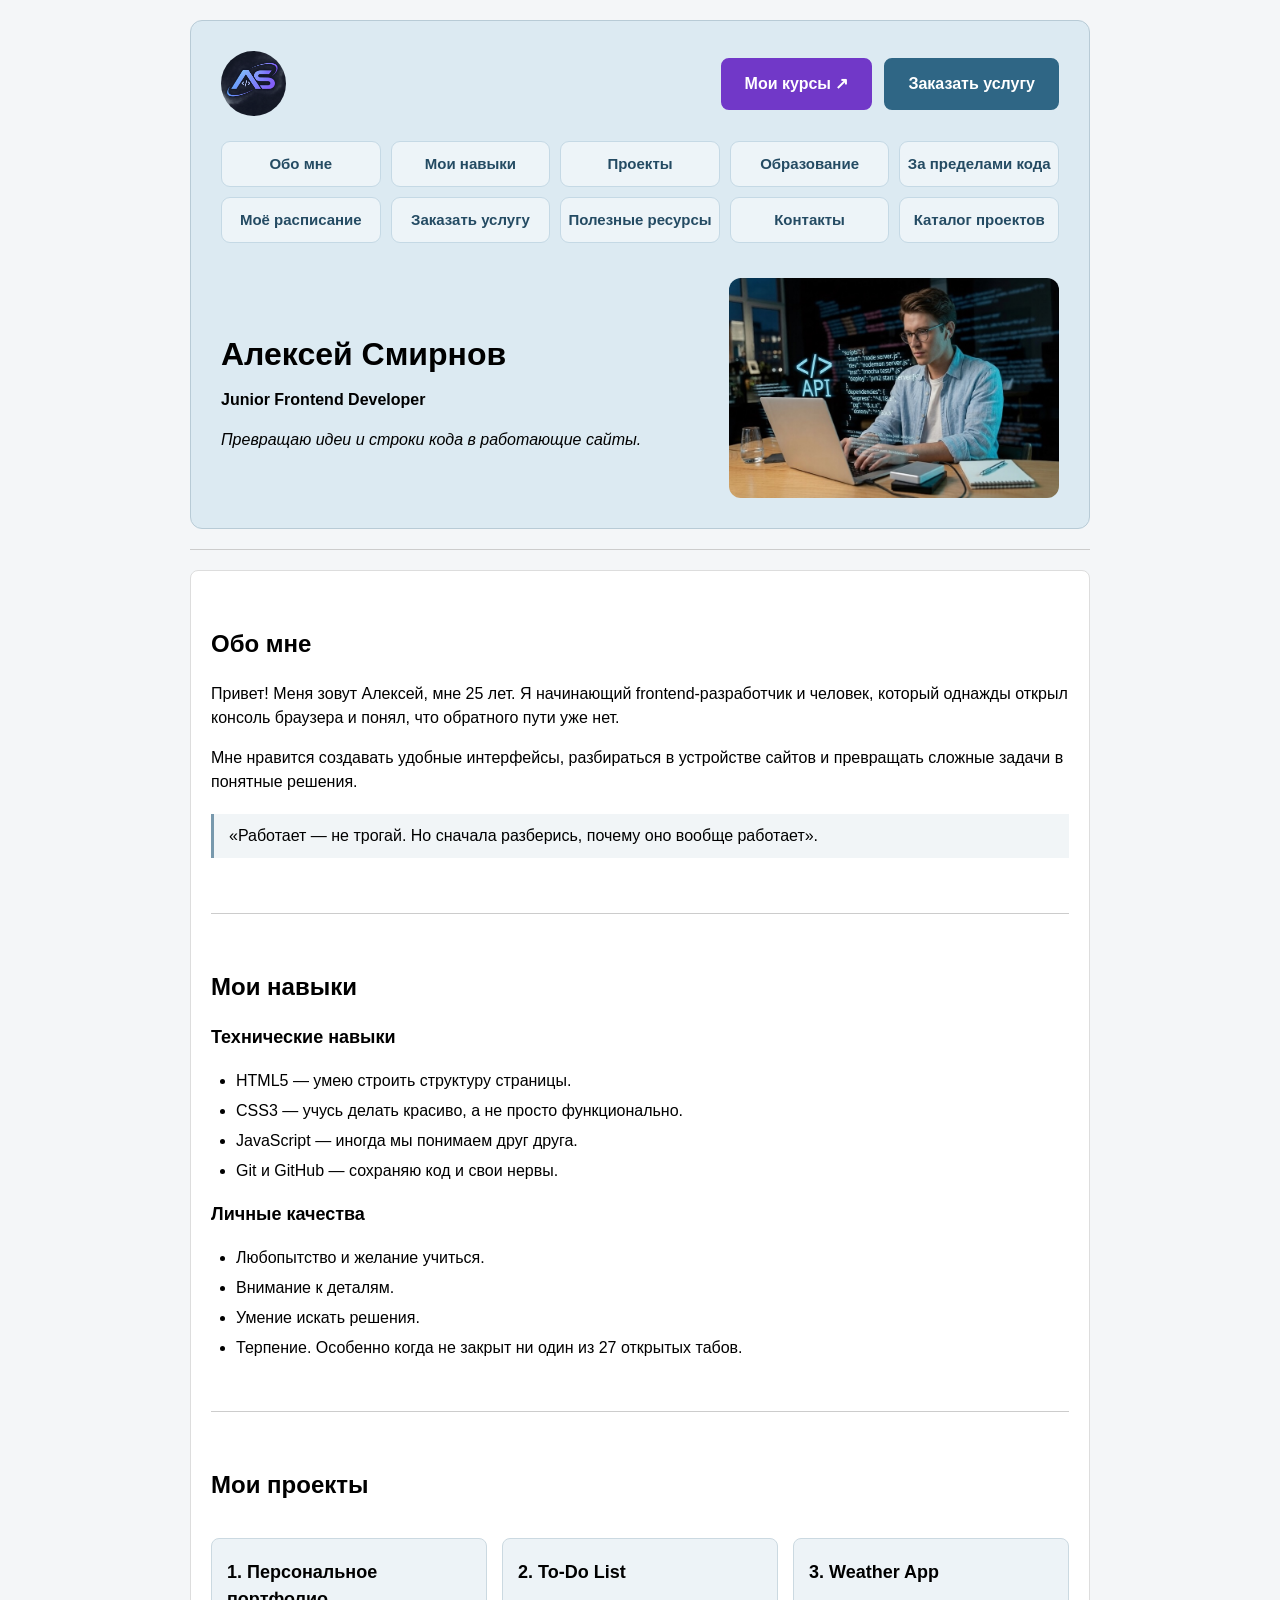
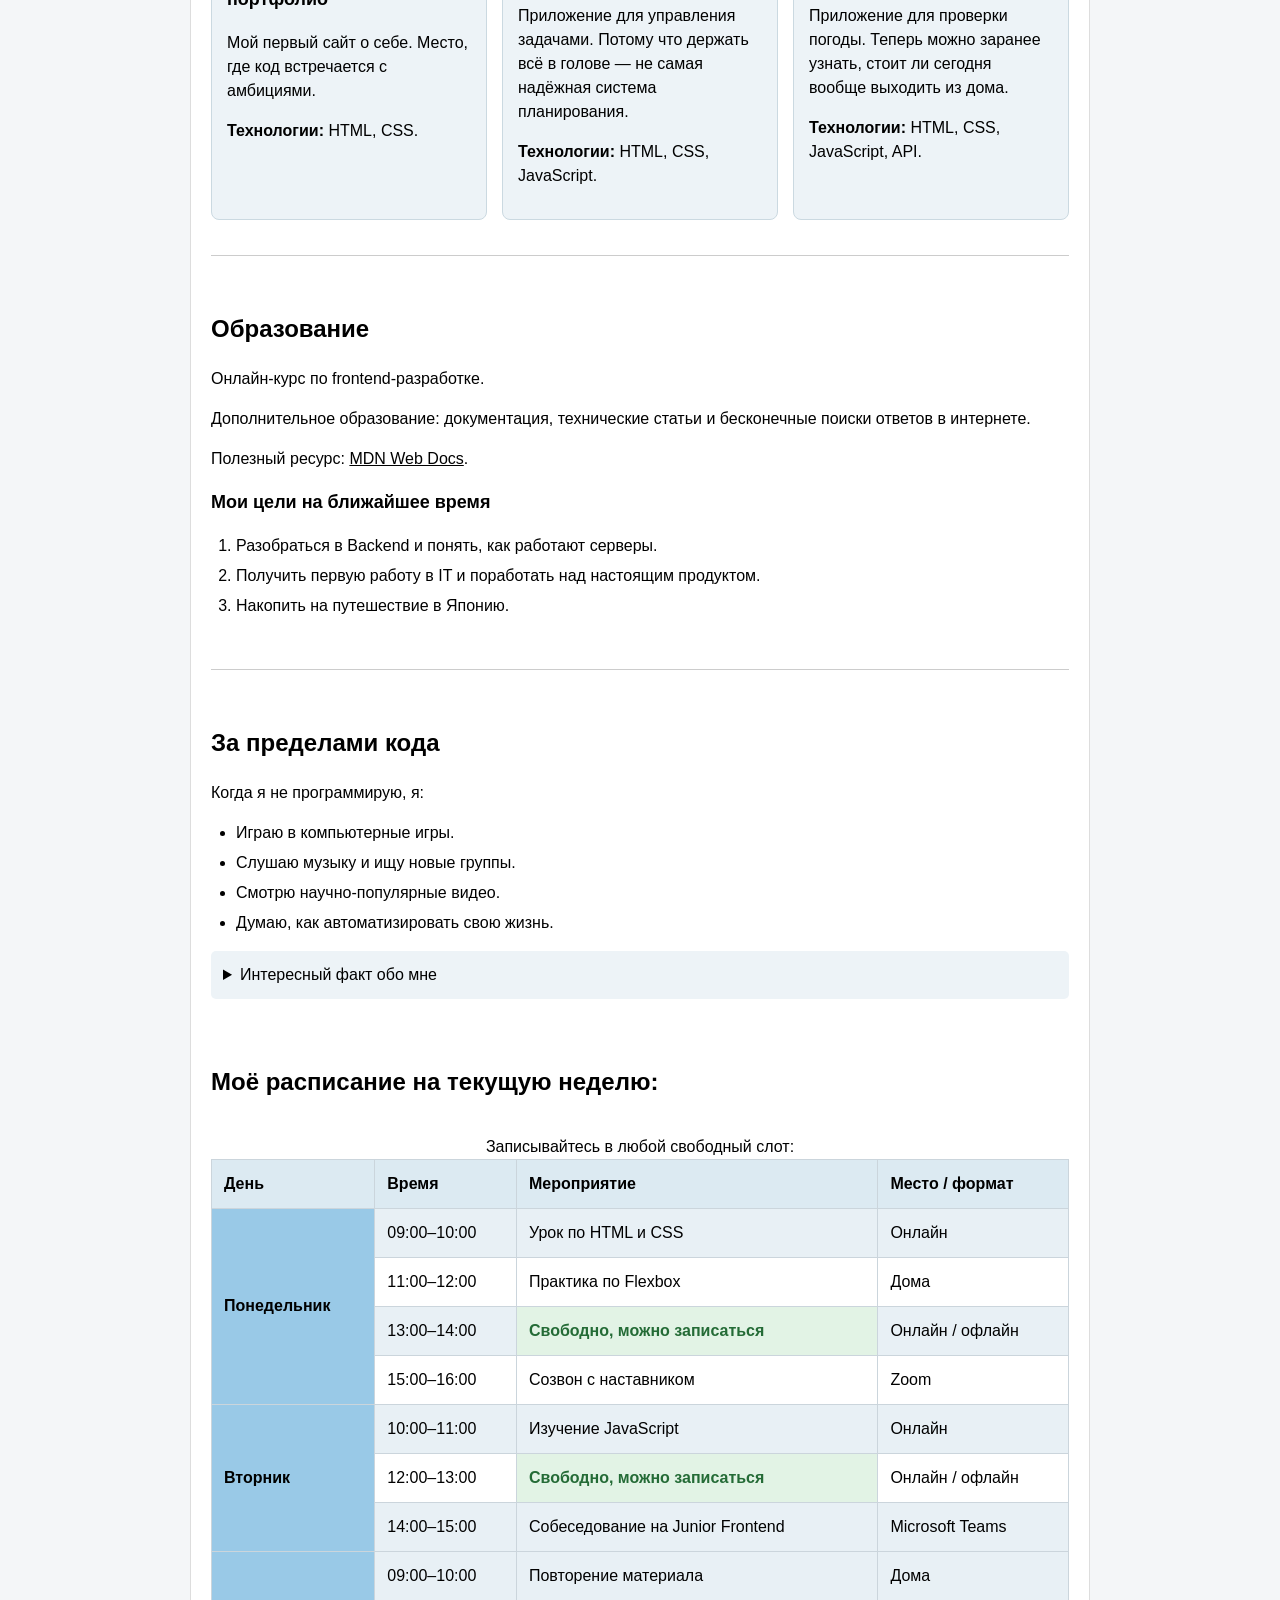
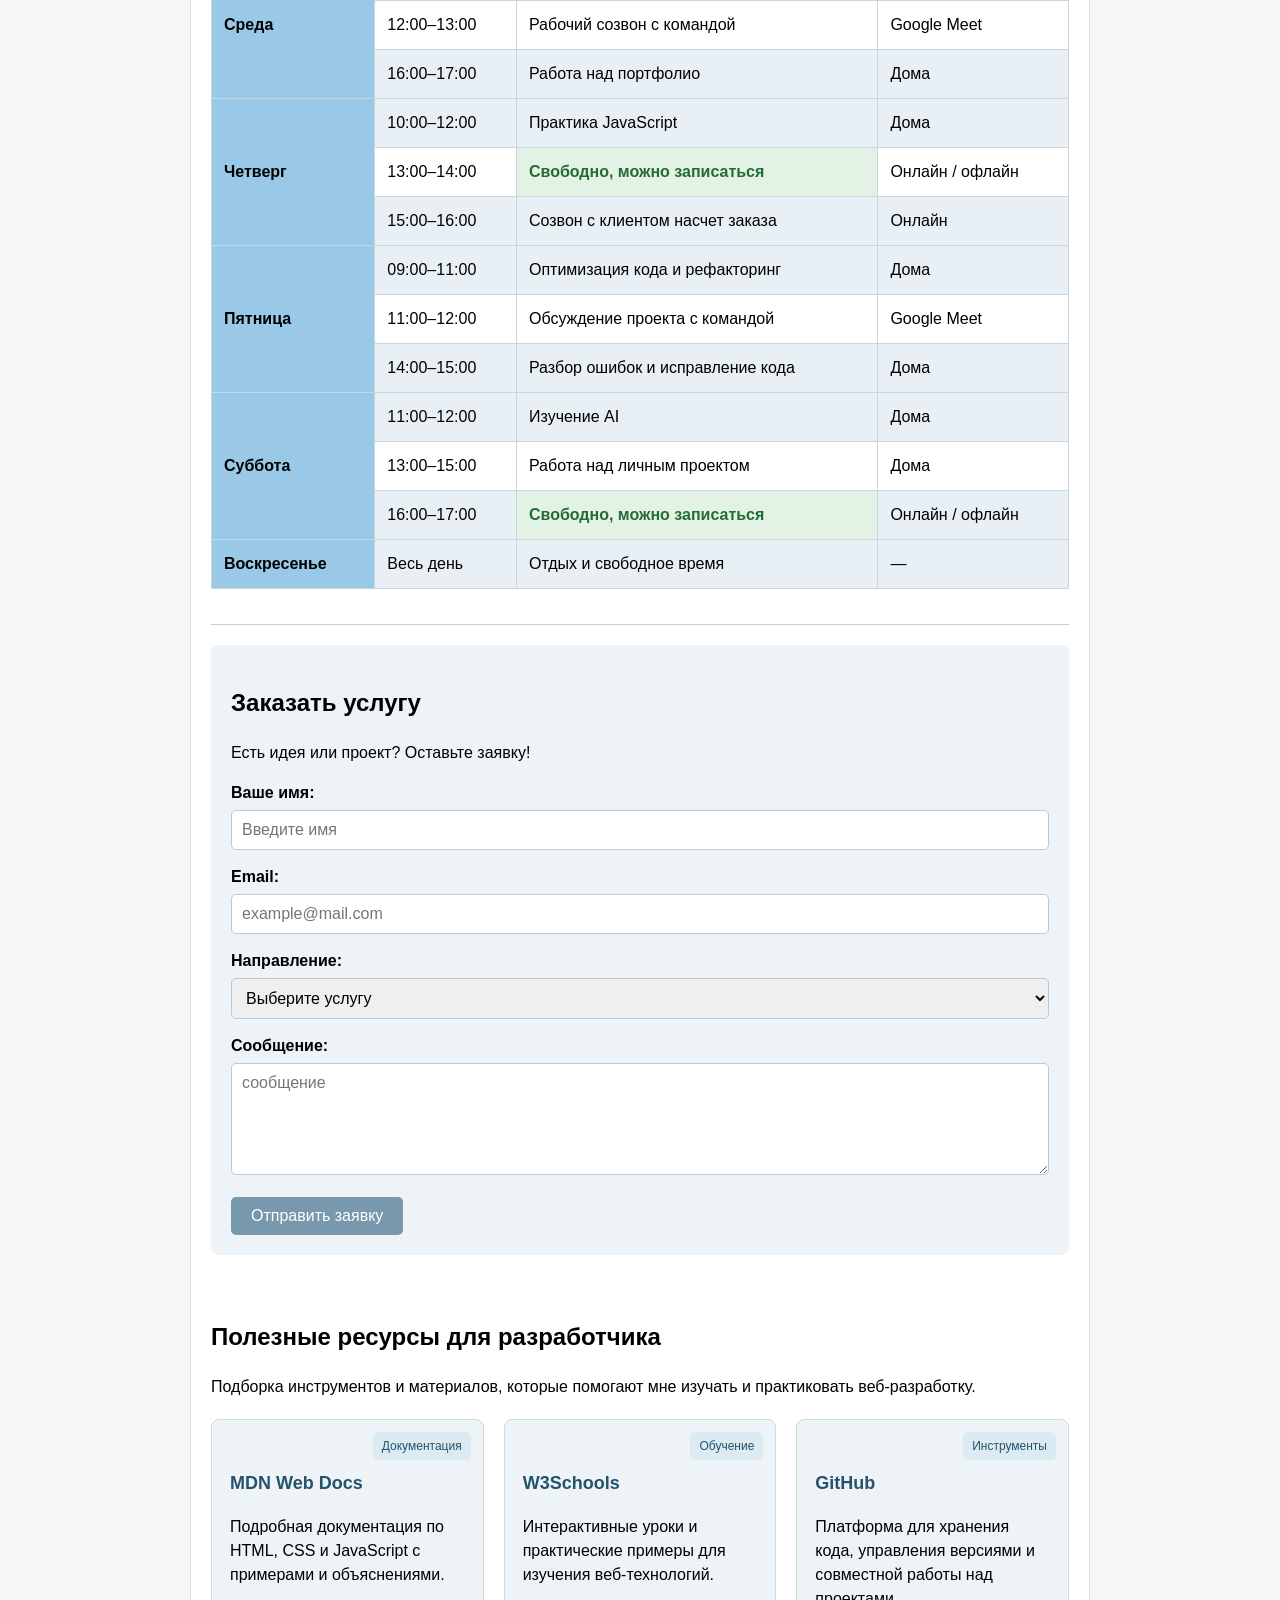
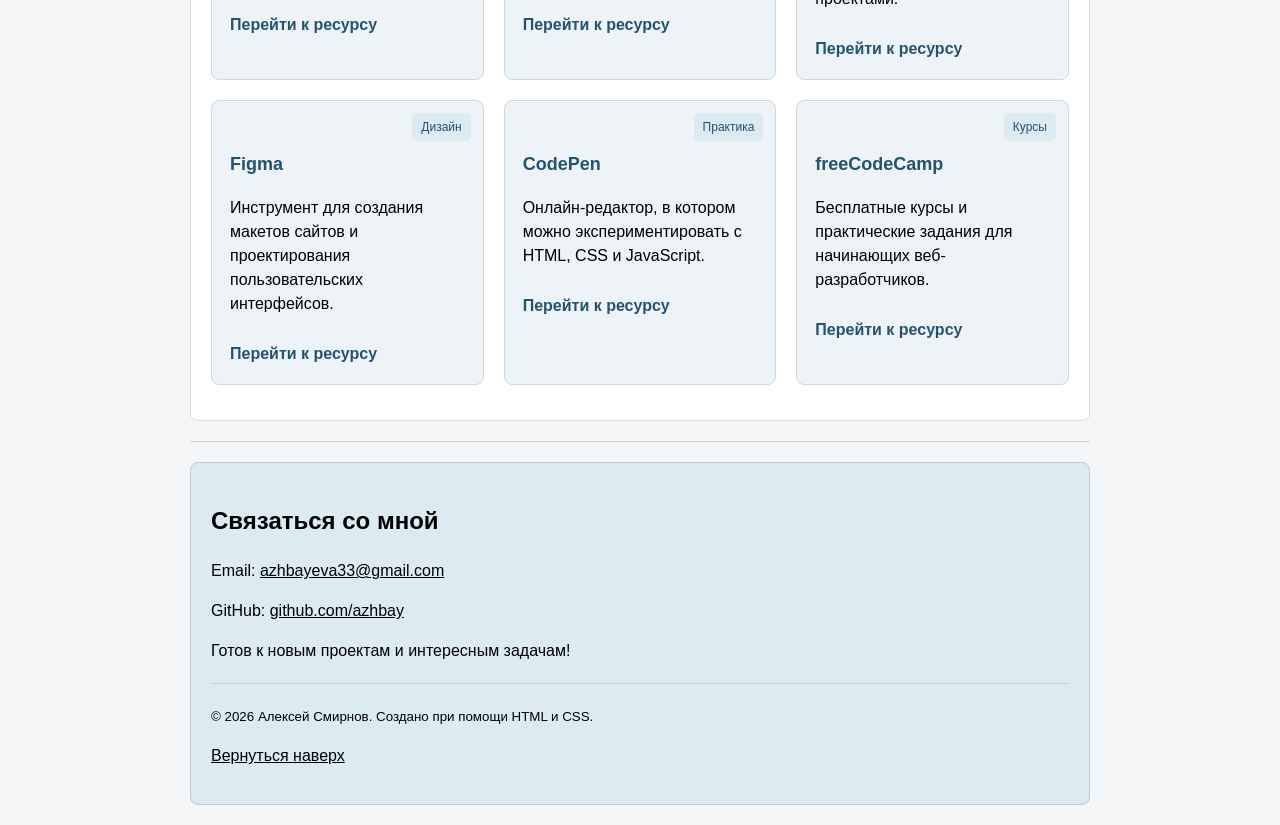
<file: index.html>
<!DOCTYPE html>
<html lang="ru">
<head>
    <meta charset="UTF-8">
    <meta name="viewport" content="width=device-width, initial-scale=1.0">
    <title>Алексей Смирнов | Frontend-разработчик</title>
    <link rel="stylesheet" href="css/style.css">
</head>

<body>

<header id="top">

    <div class="header-top">
        <img src="images/logo.png" alt="Логотип AS" class="site-logo">

        <div class="header-actions">
            <a href="course.html" target="_blank" rel="noopener noreferrer" class="header-action">
                Мои курсы ↗
            </a>

            <a href="#order" class="header-action header-action-primary">
                Заказать услугу
            </a>
        </div>
    </div>

    <nav>
        <ul>
            <li><a href="#about">Обо мне</a></li>
            <li><a href="#skills">Мои навыки</a></li>
            <li><a href="#projects">Проекты</a></li>
            <li><a href="#education">Образование</a></li>
            <li><a href="#interests">За пределами кода</a></li>
            <li><a href="#schedule">Моё расписание</a></li>
            <li><a href="#order">Заказать услугу</a></li>
            <li><a href="#resources">Полезные ресурсы</a></li>
            <li><a href="#contacts">Контакты</a></li>
            <li><a href="catalog.html" target="_blank" rel="noopener noreferrer">Каталог проектов</a></li>
        </ul>
    </nav>

    <div class="header-main">
        <div class="header-text">
            <h1>Алексей Смирнов</h1>
            <p><strong>Junior Frontend Developer</strong></p>
            <p><em>Превращаю идеи и строки кода в работающие сайты.</em></p>
        </div>

        <img
            src="images/laptop.jpeg"
            alt="Разработчик работает за ноутбуком"
            width="330"
            height="220"
            class="header-laptop"
        >
    </div>

</header>

    <hr>

    <main>

        <section id="about">
            <h2>Обо мне</h2>

            <p>
                Привет! Меня зовут Алексей, мне 25 лет.
                Я начинающий frontend-разработчик и человек,
                который однажды открыл консоль браузера
                и понял, что обратного пути уже нет.
            </p>

            <p>
                Мне нравится создавать удобные интерфейсы,
                разбираться в устройстве сайтов и превращать
                сложные задачи в понятные решения.
            </p>

            <blockquote>
                «Работает — не трогай. Но сначала разберись,
                почему оно вообще работает».
            </blockquote>
        </section>

        <hr>

        <section id="skills">
            <h2>Мои навыки</h2>

            <h3>Технические навыки</h3>

            <ul>
                <li>HTML5 — умею строить структуру страницы.</li>
                <li>CSS3 — учусь делать красиво, а не просто функционально.</li>
                <li>JavaScript — иногда мы понимаем друг друга.</li>
                <li>Git и GitHub — сохраняю код и свои нервы.</li>
            </ul>

            <h3>Личные качества</h3>

            <ul>
                <li>Любопытство и желание учиться.</li>
                <li>Внимание к деталям.</li>
                <li>Умение искать решения.</li>
                <li>Терпение. Особенно когда не закрыт ни один из 27 открытых табов.</li>
            </ul>
        </section>

        <hr>

        <section id="projects">
            <h2>Мои проекты</h2>

            <article>
                <h3>1. Персональное портфолио</h3>

                <p>
                    Мой первый сайт о себе.
                    Место, где код встречается с амбициями.
                </p>

                <p><strong>Технологии:</strong> HTML, CSS.</p>
            </article>

            <article>
                <h3>2. To-Do List</h3>

                <p>
                    Приложение для управления задачами.
                    Потому что держать всё в голове —
                    не самая надёжная система планирования.
                </p>

                <p><strong>Технологии:</strong> HTML, CSS, JavaScript.</p>
            </article>

            <article>
                <h3>3. Weather App</h3>

                <p>
                    Приложение для проверки погоды.
                    Теперь можно заранее узнать,
                    стоит ли сегодня вообще выходить из дома.
                </p>

                <p><strong>Технологии:</strong> HTML, CSS, JavaScript, API.</p>
            </article>
        </section>

        <hr>

        <section id="education">
            <h2>Образование</h2>

            <p>Онлайн-курс по frontend-разработке.</p>

            <p>
                Дополнительное образование:
                документация, технические статьи
                и бесконечные поиски ответов в интернете.
            </p>

            <p>
                Полезный ресурс:
                <a href="https://developer.mozilla.org/ru/"
                    target="_blank" rel="noopener noreferrer"
                >MDN Web Docs</a>.
            </p>

            <h3>Мои цели на ближайшее время</h3>

            <ol>
                <li>Разобраться в Backend и понять, как работают серверы.</li>
                <li>Получить первую работу в IT и поработать над настоящим продуктом.</li>
                <li>Накопить на путешествие в Японию.</li>
            </ol>
        </section>

        <hr>

        <section id="interests">
            <h2>За пределами кода</h2>

            <p>Когда я не программирую, я:</p>

            <ul>
                <li>Играю в компьютерные игры.</li>
                <li>Слушаю музыку и ищу новые группы.</li>
                <li>Смотрю научно-популярные видео.</li>
                <li>Думаю, как автоматизировать свою жизнь.</li>
            </ul>

            <details>
                <summary>Интересный факт обо мне</summary>

                <p>
                    Могу потратить два часа на поиск ошибки,
                    а потом обнаружить, что забыл поставить точку с запятой.
                </p>
            </details>
        </section>
    
<section id="schedule">
    <h2>Моё расписание на текущую неделю:</h2>

   <div class="table-container">
    <table>
        <caption>Записывайтесь в любой свободный слот:</caption>

        <thead>
            <tr>
                <th scope="col">День</th>
                <th scope="col">Время</th>
                <th scope="col">Мероприятие</th>
                <th scope="col">Место / формат</th>
            </tr>
        </thead>

        <tbody>
            <tr>
                <th scope="rowgroup" rowspan="4">Понедельник</th>
                <td>09:00–10:00</td>
                <td>Урок по HTML и CSS</td>
                <td>Онлайн</td>
            </tr>
            <tr>
                <td>11:00–12:00</td>
                <td>Практика по Flexbox</td>
                <td>Дома</td>
            </tr>
            <tr>
                <td>13:00–14:00</td>
                <td class="available">Свободно, можно записаться</td>
                <td>Онлайн / офлайн</td>
            </tr>
            <tr>
                <td>15:00–16:00</td>
                <td>Созвон с наставником</td>
                <td>Zoom</td>
            </tr>
        </tbody>

        <tbody>
            <tr>
                <th scope="rowgroup" rowspan="3">Вторник</th>
                <td>10:00–11:00</td>
                <td>Изучение JavaScript</td>
                <td>Онлайн</td>
            </tr>
            <tr>
                <td>12:00–13:00</td>
                <td class="available">Свободно, можно записаться</td>
                <td>Онлайн / офлайн</td>
            </tr>
            <tr>
                <td>14:00–15:00</td>
                <td>Собеседование на Junior Frontend</td>
                <td>Microsoft Teams</td>
            </tr>
        </tbody>

        <tbody>
            <tr>
                <th scope="rowgroup" rowspan="3">Среда</th>
                <td>09:00–10:00</td>
                <td>Повторение материала</td>
                <td>Дома</td>
            </tr>
            <tr>
                <td>12:00–13:00</td>
                <td>Рабочий созвон с командой</td>
                <td>Google Meet</td>
            </tr>
            <tr>
                <td>16:00–17:00</td>
                <td>Работа над портфолио</td>
                <td>Дома</td>
            </tr>
        </tbody>

        <tbody>
            <tr>
                <th scope="rowgroup" rowspan="3">Четверг</th>
                <td>10:00–12:00</td>
                <td>Практика JavaScript</td>
                <td>Дома</td>
            </tr>
            <tr>
                <td>13:00–14:00</td>
                <td class="available">Свободно, можно записаться</td>
                <td>Онлайн / офлайн</td>
            </tr>
            <tr>
                <td>15:00–16:00</td>
                <td>Созвон с клиентом насчет заказа</td>
                <td>Онлайн</td>
            </tr>
        </tbody>

        <tbody>
            <tr>
                <th scope="rowgroup" rowspan="3">Пятница</th>
                <td>09:00–11:00</td>
                <td>Оптимизация кода и рефакторинг</td>
                <td>Дома</td>
            </tr>
            <tr>
                <td>11:00–12:00</td>
                <td>Обсуждение проекта с командой</td>
                <td>Google Meet</td>
            </tr>
            <tr>
                <td>14:00–15:00</td>
                <td>Разбор ошибок и исправление кода</td>
                <td>Дома</td>
            </tr>
        </tbody>

        <tbody>
            <tr>
                <th scope="rowgroup" rowspan="3">Суббота</th>
                <td>11:00–12:00</td>
                <td>Изучение AI</td>
                <td>Дома</td>
            </tr>
            <tr>
                <td>13:00–15:00</td>
                <td>Работа над личным проектом</td>
                <td>Дома</td>
            </tr>
            <tr>
                <td>16:00–17:00</td>
                <td class="available">Свободно, можно записаться</td>
                <td>Онлайн / офлайн</td>
            </tr>
        </tbody>

        <tbody>
            <tr>
                <th scope="row">Воскресенье</th>
                <td>Весь день</td>
                <td>Отдых и свободное время</td>
                <td>—</td>
            </tr>
        </tbody>
    </table>
    </div>
</section>
    
<hr>

<section id="order">
    <h2>Заказать услугу</h2>

    <p>Есть идея или проект? Оставьте заявку!</p>

    <form action="#" method="post">

        <div class="form-group">
            <label for="name">Ваше имя:</label>
            <input
                type="text"
                id="name"
                name="name"
                placeholder="Введите имя"
                minlength="2"
                maxlength="50"
                required
            >
        </div>

        <div class="form-group">
            <label for="email">Email:</label>
            <input
                type="email"
                id="email"
                name="email"
                placeholder="example@mail.com"
                required
            >
        </div>

        <div class="form-group">
            <label for="service">Направление:</label>
            <select id="service" name="service" required>
                <option value="" selected disabled>Выберите услугу</option>
                <option value="website">Разработка сайта</option>
                <option value="design">Верстка страницы</option>
                <option value="support">Поддержка сайта</option>
                <option value="support">Записаться на курсы</option>
                <option value="other">Другое</option>
            </select>
        </div>

         <div class="form-group">
            <label for="message">Сообщение:</label>
            <textarea
                id="message"
                name="message"
                rows="5"
                minlength="10"
                maxlength="500"
                placeholder="сообщение"
                required
            ></textarea>
        </div>
        <button type="submit">Отправить заявку</button>

    </form>
</section>


<section id="resources">
    <h2>Полезные ресурсы для разработчика</h2>
    <p>Подборка инструментов и материалов, которые помогают мне изучать и практиковать веб-разработку.</p>

    <div class="resources-grid">

        <article class="resource-card">
            <span class="resource-badge">Документация</span>
            <h3>MDN Web Docs</h3>
            <p>Подробная документация по HTML, CSS и JavaScript с примерами и объяснениями.</p>
            <a href="https://developer.mozilla.org/" target="_blank" rel="noopener noreferrer">Перейти к ресурсу</a>
        </article>

        <article class="resource-card">
            <span class="resource-badge">Обучение</span>
            <h3>W3Schools</h3>
            <p>Интерактивные уроки и практические примеры для изучения веб-технологий.</p>
            <a href="https://www.w3schools.com/" target="_blank" rel="noopener noreferrer">Перейти к ресурсу</a>
        </article>

        <article class="resource-card">
            <span class="resource-badge">Инструменты</span>
            <h3>GitHub</h3>
            <p>Платформа для хранения кода, управления версиями и совместной работы над проектами.</p>
            <a href="https://github.com/" target="_blank" rel="noopener noreferrer">Перейти к ресурсу</a>
        </article>

        <article class="resource-card">
            <span class="resource-badge">Дизайн</span>
            <h3>Figma</h3>
            <p>Инструмент для создания макетов сайтов и проектирования пользовательских интерфейсов.</p>
            <a href="https://www.figma.com/" target="_blank" rel="noopener noreferrer">Перейти к ресурсу</a>
        </article>

        <article class="resource-card">
            <span class="resource-badge">Практика</span>
            <h3>CodePen</h3>
            <p>Онлайн-редактор, в котором можно экспериментировать с HTML, CSS и JavaScript.</p>
            <a href="https://codepen.io/" target="_blank" rel="noopener noreferrer">Перейти к ресурсу</a>
        </article>

        <article class="resource-card">
            <span class="resource-badge">Курсы</span>
            <h3>freeCodeCamp</h3>
            <p>Бесплатные курсы и практические задания для начинающих веб-разработчиков.</p>
            <a href="https://www.freecodecamp.org/" target="_blank" rel="noopener noreferrer">Перейти к ресурсу</a>
        </article>

    </div>
</section>


    </main>

    <hr>

    <footer id="contacts">
        <h2>Связаться со мной</h2>

        <p>
            Email:
            <a href="mailto:azhbayeva33@gmail.com">
                azhbayeva33@gmail.com
            </a>
        </p>

        <p>
            GitHub:
            <a
                href="https://github.com/azhbay/"
                target="_blank"
                rel="noopener noreferrer"
            >github.com/azhbay</a>
        </p>

        <p>Готов к новым проектам и интересным задачам!</p>

        <hr>

        <p>
            <small>© 2026 Алексей Смирнов. Создано при помощи HTML и CSS.</small>
        </p>

        <p><a href="#top">Вернуться наверх</a></p>
    </footer>

</body>
</html>
</file>
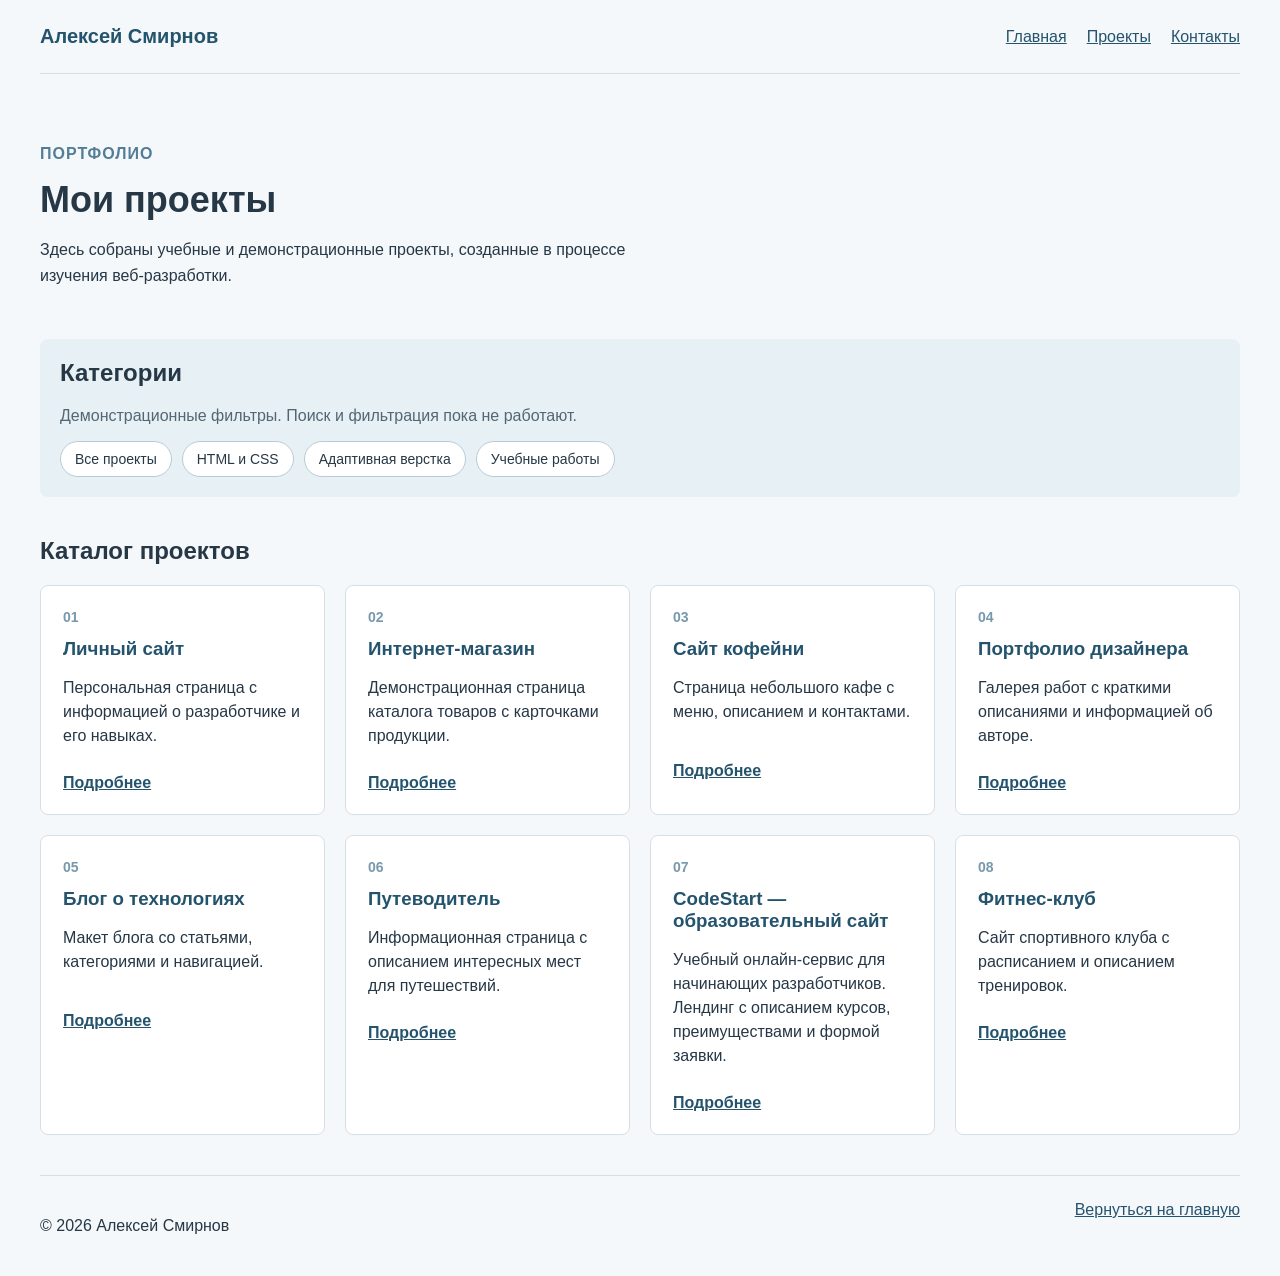
<file: catalog.html>
<!DOCTYPE html>
<html lang="ru">
<head>
    <meta charset="UTF-8">
    <meta name="viewport" content="width=device-width, initial-scale=1.0">
    <title>Проекты | Алексей Смирнов</title>
    <link rel="stylesheet" href="css/catalog.css">
</head>
<body>
    <header class="site-header">
        <a class="logo" href="index.html">Алексей Смирнов</a>
        <nav aria-label="Основная навигация">
            <ul>
                <li><a href="index.html">Главная</a></li>
                <li><a href="#projects">Проекты</a></li>
                <li><a href="#contact">Контакты</a></li>
            </ul>
        </nav>
    </header>

    <main>
        <section class="intro">
            <p class="eyebrow">Портфолио</p>
            <h1>Мои проекты</h1>
            <p>Здесь собраны учебные и демонстрационные проекты, созданные в процессе изучения веб-разработки.</p>
        </section>

        <section class="filters" aria-label="Демонстрационные фильтры">
            <h2>Категории</h2>
            <p>Демонстрационные фильтры. Поиск и фильтрация пока не работают.</p>
            <div class="filter-list">
                <span class="filter-chip">Все проекты</span>
                <span class="filter-chip">HTML и CSS</span>
                <span class="filter-chip">Адаптивная верстка</span>
                <span class="filter-chip">Учебные работы</span>
            </div>
        </section>

        <section class="projects" id="projects">
            <h2>Каталог проектов</h2>
            <div class="project-grid">
                <article class="project-card">
                    <span class="project-number">01</span>
                    <h3>Личный сайт</h3>
                    <p>Персональная страница с информацией о разработчике и его навыках.</p>
                   <a href="index.html#projects" target="_blank">Подробнее</a>
                </article>

                <article class="project-card">
                    <span class="project-number">02</span>
                    <h3>Интернет-магазин</h3>
                    <p>Демонстрационная страница каталога товаров с карточками продукции.</p>
                   <a href="index.html#projects" target="_blank">Подробнее</a>
                </article>

                <article class="project-card">
                    <span class="project-number">03</span>
                    <h3>Сайт кофейни</h3>
                    <p>Страница небольшого кафе с меню, описанием и контактами.</p>
                   <a href="index.html#projects" target="_blank">Подробнее</a>
                </article>

                <article class="project-card">
                    <span class="project-number">04</span>
                    <h3>Портфолио дизайнера</h3>
                    <p>Галерея работ с краткими описаниями и информацией об авторе.</p>
                   <a href="index.html#projects" target="_blank">Подробнее</a>
                </article>

                <article class="project-card">
                    <span class="project-number">05</span>
                    <h3>Блог о технологиях</h3>
                    <p>Макет блога со статьями, категориями и навигацией.</p>
                   <a href="index.html#projects" target="_blank">Подробнее</a>
                </article>

                <article class="project-card">
                    <span class="project-number">06</span>
                    <h3>Путеводитель</h3>
                    <p>Информационная страница с описанием интересных мест для путешествий.</p>
                   <a href="index.html#projects" target="_blank">Подробнее</a>
                </article>

                
<article class="project-card">
    <span class="project-number">07</span>
    <h3>CodeStart — образовательный сайт</h3>
    <p>Учебный онлайн-сервис для начинающих разработчиков. Лендинг с описанием курсов, преимуществами и формой заявки.</p>
    <a href="course.html" target="_blank" rel="noopener noreferrer">Подробнее</a>
</article>

                <article class="project-card">
                    <span class="project-number">08</span>
                    <h3>Фитнес-клуб</h3>
                    <p>Сайт спортивного клуба с расписанием и описанием тренировок.</p>
                   <a href="index.html#projects" target="_blank">Подробнее</a>
                </article>
            </div>
        </section>
    </main>

    <footer id="contact">
        <p>© 2026 Алексей Смирнов</p>
        <a href="index.html">Вернуться на главную</a>
    </footer>
</body>
</html>
</file>
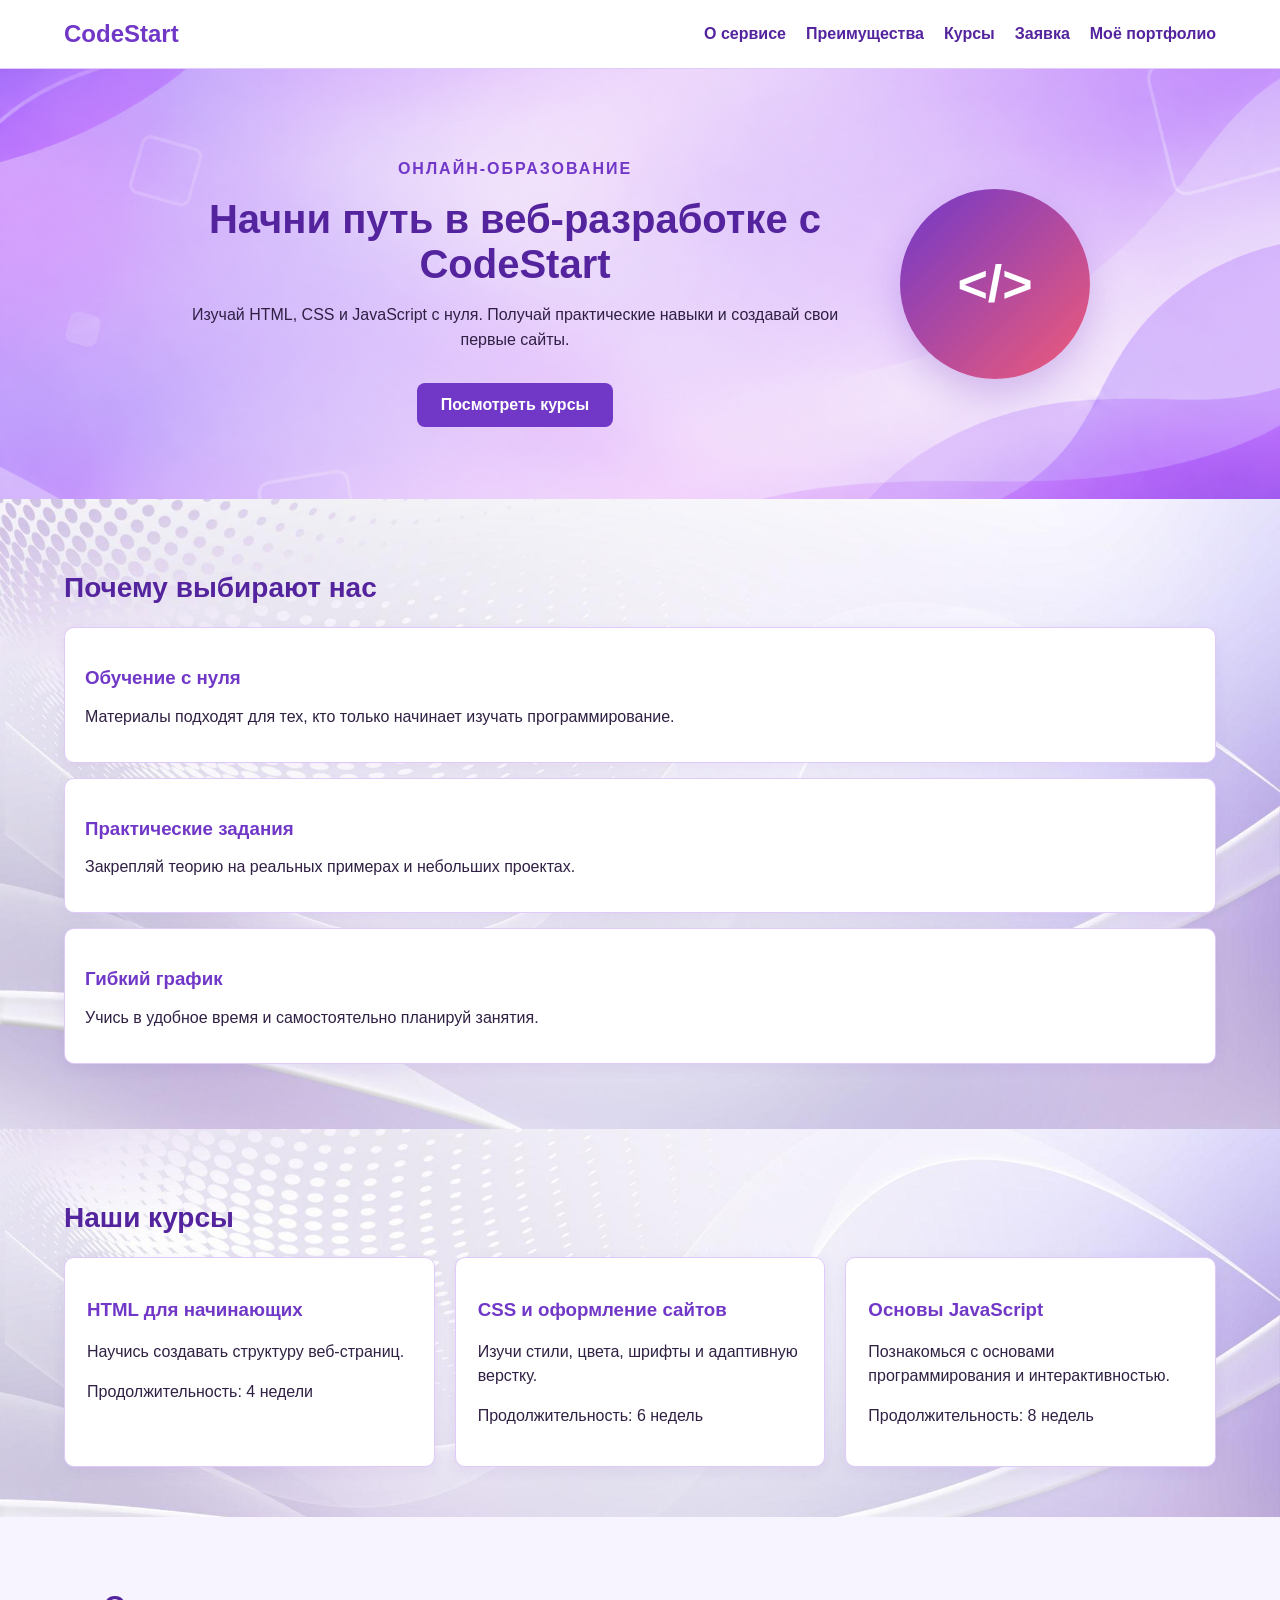
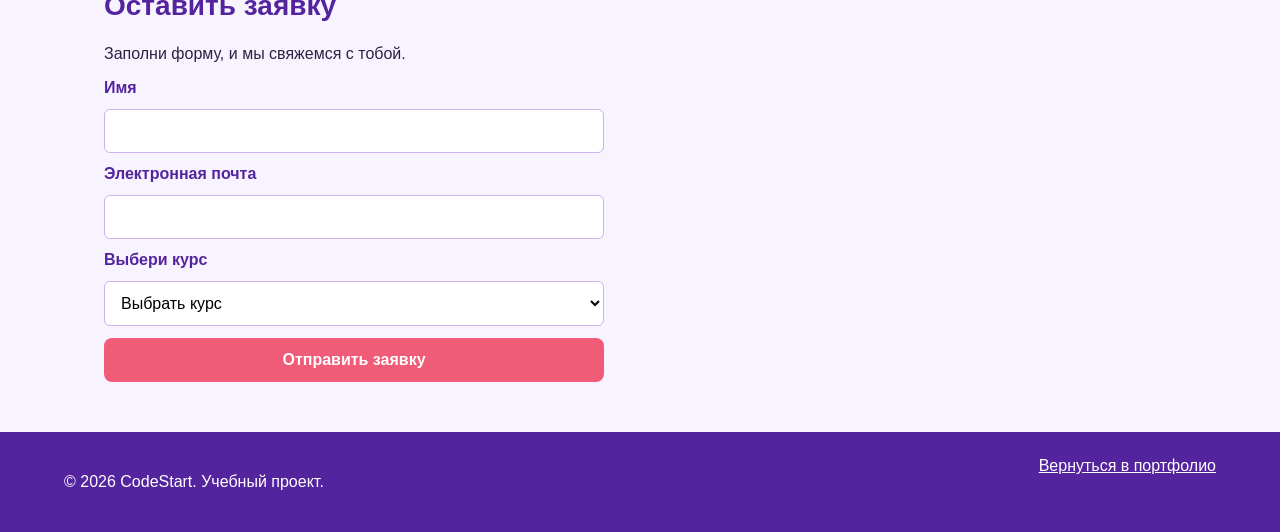
<file: course.html>
<!DOCTYPE html>
<html lang="ru">
<head>
    <meta charset="UTF-8">
    <meta name="viewport" content="width=device-width, initial-scale=1.0">
    <meta name="description" content="CodeStart — онлайн-курсы по веб-разработке для начинающих.">
    <title>CodeStart — онлайн-обучение</title>
    <link rel="stylesheet" href="css/course.css">
</head>
<body>

    <header>
        <a href="course.html" class="logo">CodeStart</a>

        <nav aria-label="Основная навигация">
            <ul>
                <li><a href="#about">О сервисе</a></li>
                <li><a href="#benefits">Преимущества</a></li>
                <li><a href="#courses">Курсы</a></li>
                <li><a href="#application">Заявка</a></li>
                <li><a href="index.html">Моё портфолио</a></li>
            </ul>
        </nav>
    </header>

    <main>
       
<section id="about">
    <div class="hero-content">
        <p class="hero-label">Онлайн-образование</p>

        <h1>Начни путь в веб-разработке с CodeStart</h1>

        <p class="hero-description">
            Изучай HTML, CSS и JavaScript с нуля.
            Получай практические навыки и создавай свои первые сайты.
        </p>

        <a href="#courses">Посмотреть курсы</a>
    </div>

    <div class="code-decoration" aria-hidden="true">
        &lt;/&gt;
    </div>
</section>


        <section id="benefits">
            <h2>Почему выбирают нас</h2>

            <article>
                <h3>Обучение с нуля</h3>
                <p>Материалы подходят для тех, кто только начинает изучать программирование.</p>
            </article>

            <article>
                <h3>Практические задания</h3>
                <p>Закрепляй теорию на реальных примерах и небольших проектах.</p>
            </article>

            <article>
                <h3>Гибкий график</h3>
                <p>Учись в удобное время и самостоятельно планируй занятия.</p>
            </article>
        </section>

        <section id="courses">
            <h2>Наши курсы</h2>

            <div class="course-list">
                <article class="course-card">
                    <h3>HTML для начинающих</h3>
                    <p>Научись создавать структуру веб-страниц.</p>
                    <p>Продолжительность: 4 недели</p>
                </article>

                <article class="course-card">
                    <h3>CSS и оформление сайтов</h3>
                    <p>Изучи стили, цвета, шрифты и адаптивную верстку.</p>
                    <p>Продолжительность: 6 недель</p>
                </article>

                <article class="course-card">
                    <h3>Основы JavaScript</h3>
                    <p>Познакомься с основами программирования и интерактивностью.</p>
                    <p>Продолжительность: 8 недель</p>
                </article>
            </div>
        </section>

        <section id="application">
            <h2>Оставить заявку</h2>
            <p>Заполни форму, и мы свяжемся с тобой.</p>

            <form>
                <label for="name">Имя</label>
                <input type="text" id="name" name="name" required>

                <label for="email">Электронная почта</label>
                <input type="email" id="email" name="email" required>

                <label for="course">Выбери курс</label>
                <select id="course" name="course" required>
                    <option value="">Выбрать курс</option>
                    <option value="html">HTML для начинающих</option>
                    <option value="css">CSS и оформление сайтов</option>
                    <option value="javascript">Основы JavaScript</option>
                </select>

                <button type="submit">Отправить заявку</button>
            </form>
        </section>
    </main>

    <footer>
        <p>© 2026 CodeStart. Учебный проект.</p>
        <a href="index.html">Вернуться в портфолио</a>
    </footer>

</body>
</html>
</file>
<file: css/style.css>
@import url("body.css");
@import url("header.css");
@import url("navigation.css");
@import url("main.css");
@import url("projects.css");
@import url("form.css");
@import url("table.css");
@import url("footer.css");
@import url("responsive.css");
@import url("resources.css");
</file>
<file: css/catalog.css>
* {
    box-sizing: border-box;
}

body {
    margin: 0;
    padding: 0 20px;
    font-family: Arial, sans-serif;
    color: #263746;
    background-color: #f5f8fa;
}

.site-header {
    display: flex;
    justify-content: space-between;
    align-items: center;
    flex-wrap: wrap;
    gap: 20px;
    max-width: 1200px;
    margin: 0 auto;
    padding: 25px 0;
    border-bottom: 1px solid #d5e0e6;
}

.logo {
    font-size: 20px;
    font-weight: bold;
    text-decoration: none;
    color: #24536d;
}

nav ul {
    display: flex;
    flex-wrap: wrap;
    gap: 20px;
    padding: 0;
    margin: 0;
    list-style: none;
}

a:link {
    color: #24536d;
}

a:visited {
    color: #654b80;
}

a:hover {
    color: #1682a8;
    text-decoration: underline;
}

a:focus-visible {
    outline: 3px solid #f0a830;
    outline-offset: 4px;
}

a:active {
    color: #bd572f;
}

main {
    max-width: 1200px;
    margin: 0 auto;
}

.intro {
    padding: 55px 0 35px;
}

.eyebrow {
    color: #527d96;
    font-weight: bold;
    text-transform: uppercase;
    letter-spacing: 1px;
}

.intro h1 {
    margin: 10px 0;
    font-size: 36px;
}

.intro p:last-child {
    max-width: 650px;
    line-height: 1.6;
}

.filters {
    padding: 20px;
    background-color: #e7f0f5;
    border-radius: 8px;
}

.filters h2,
.projects h2 {
    margin-top: 0;
}

.filters p {
    color: #526674;
}

.filter-list {
    display: flex;
    flex-wrap: wrap;
    gap: 10px;
}

.filter-chip {
    padding: 9px 14px;
    background-color: white;
    border: 1px solid #b8cbd6;
    border-radius: 20px;
    font-size: 14px;
}

.projects {
    padding: 40px 0;
}

.project-grid {
    display: grid;
    grid-template-columns: 1fr;
    gap: 20px;
}

.project-card {
    min-width: 0;
    padding: 22px;
    background-color: white;
    border: 1px solid #d5e0e6;
    border-radius: 8px;
}

.project-number {
    color: #7899ad;
    font-size: 14px;
    font-weight: bold;
}

.project-card h3 {
    margin: 12px 0;
    color: #24536d;
}

.project-card p {
    min-height: 60px;
    line-height: 1.5;
}

.project-card a {
    display: inline-block;
    margin-top: 10px;
    font-weight: bold;
}

footer {
    display: flex;
    justify-content: space-between;
    flex-wrap: wrap;
    gap: 15px;
    max-width: 1200px;
    margin: 0 auto;
    padding: 25px 0;
    border-top: 1px solid #d5e0e6;
}

@media (min-width: 600px) {
    .project-grid {
        grid-template-columns: repeat(2, 1fr);
    }
}

@media (min-width: 1000px) {
    .project-grid {
        grid-template-columns: repeat(4, 1fr);
    }
}

@media (max-width: 400px) {
    body {
        padding: 0 12px;
    }

    .intro h1 {
        font-size: 28px;
    }

    .site-header {
        flex-direction: column;
        align-items: flex-start;
    }

    nav ul {
        gap: 12px;
    }
}
</file>
<file: css/course.css>
* {
    box-sizing: border-box;
}

body {
    margin: 0;
    font-family: Arial, sans-serif;
    color: #302044;
    background-color: #f7f3ff;
}


header {
    display: flex;
    justify-content: space-between;
    align-items: center;
    flex-wrap: wrap;
    gap: 20px;
    padding: 20px 5%;
    background-color: white;
    border-bottom: 1px solid #dfcafa;
}

.logo {
    font-size: 24px;
    font-weight: bold;
    color: #7138c8;
    text-decoration: none;
}

nav ul {
    display: flex;
    flex-wrap: wrap;
    gap: 20px;
    padding: 0;
    margin: 0;
    list-style: none;
}

nav a {
    color: #54249e;
    text-decoration: none;
    font-weight: bold;
}

nav a:hover {
    color: #f05b78;
    text-decoration: underline;
}

nav a:focus-visible {
    outline: 3px solid #ff9b54;
    outline-offset: 4px;
}


section {
    padding: 50px 5%;
}

section h2 {
    color: #54249e;
    font-size: 28px;
}


#about {
    background-color: #e9dcff;
    text-align: center;
}

#about > p:first-child {
    color: #7138c8;
    font-weight: bold;
    text-transform: uppercase;
    letter-spacing: 2px;
}

#about h1 {
    max-width: 750px;
    margin: 15px auto;
    color: #54249e;
    font-size: 40px;
}

#about p {
    max-width: 650px;
    margin: 15px auto;
    line-height: 1.6;
}

#about a {
    display: inline-block;
    margin-top: 15px;
    padding: 13px 24px;
    color: white;
    background-color: #7138c8;
    border-radius: 8px;
    text-decoration: none;
    font-weight: bold;
    transition: background-color 0.3s ease;
}

#about {
    display: flex;
    justify-content: center;
    align-items: center;
    gap: 60px;
    min-height: 430px;
    padding: 60px 8%;
    overflow: hidden;

    background-image: url("../images/background1.png");
    background-size: cover;
    background-position: center;
    background-repeat: no-repeat;

    text-align: center;
}
#about a:hover {
    background-color: #54249e;
}

#benefits,
#courses {
    background-image: url("../images/background2.jpg");
background-size: cover;
background-position: center;
}
#application {
    max-width: 1200px;
    margin: 0 auto;
}

#benefits article {
    padding: 20px;
    margin-bottom: 15px;
    background-color: white;
    border: 1px solid #dfcafa;
    border-radius: 10px;
    box-shadow: 0 4px 14px rgba(113, 56, 200, 0.08);
}

#benefits h3 {
    color: #7138c8;
}

/* Карточки курсов */

.course-list {
    display: grid;
    grid-template-columns: repeat(3, 1fr);
    gap: 20px;
}

.course-card {
    min-width: 0;
    padding: 22px;
    background-color: white;
    border: 1px solid #dfcafa;
    border-radius: 10px;
    box-shadow: 0 4px 14px rgba(113, 56, 200, 0.08);
    transition: transform 0.3s ease, box-shadow 0.3s ease;
}

.course-card:hover {
    transform: translateY(-5px);
    box-shadow: 0 8px 20px rgba(113, 56, 200, 0.15);
}

.course-card h3 {
    color: #7138c8;
}

.course-card p {
    line-height: 1.5;
}

/* Форма */

form {
    display: flex;
    flex-direction: column;
    gap: 12px;
    max-width: 500px;
}

form label {
    font-weight: bold;
    color: #54249e;
}

input,
select {
    width: 100%;
    padding: 12px;
    border: 1px solid #cbb4ed;
    border-radius: 6px;
    font: inherit;
    background-color: white;
}

button {
    padding: 13px;
    color: white;
    background-color: #f05b78;
    border: none;
    border-radius: 8px;
    font-size: 16px;
    font-weight: bold;
    cursor: pointer;
    transition: background-color 0.3s ease;
}

button:hover {
    background-color: #d83c60;
}

button:focus-visible,
input:focus-visible,
select:focus-visible {
    outline: 3px solid #ff9b54;
    outline-offset: 3px;
}

/* Подвал */

footer {
    display: flex;
    justify-content: space-between;
    flex-wrap: wrap;
    gap: 15px;
    padding: 25px 5%;
    background-color: #54249e;
    color: white;
}

footer a {
    color: white;
}

/* Адаптивность */

@media (max-width: 768px) {
    .course-list {
        grid-template-columns: repeat(2, 1fr);
    }

    #about h1 {
        font-size: 32px;
    }
}

@media (max-width: 480px) {
    header {
        flex-direction: column;
        align-items: flex-start;
    }

    nav ul {
        gap: 12px;
    }

    .course-list {
        grid-template-columns: 1fr;
    }

    #about h1 {
        font-size: 28px;
    }

    section {
        padding: 35px 5%;
    }
}
@keyframes fadeIn {
    from {
        opacity: 0;
        transform: translateY(20px);
    }

    to {
        opacity: 1;
        transform: translateY(0);
    }
}

#about {
    animation: fadeIn 0.8s ease-out;
}

/* Анимация появления карточек */

@keyframes cardAppear {
    from {
        opacity: 0;
        transform: translateY(15px);
    }

    to {
        opacity: 1;
        transform: translateY(0);
    }
}

.course-card {
    animation: cardAppear 0.7s ease-out backwards;
}

.course-card:nth-child(2) {
    animation-delay: 0.2s;
}

.course-card:nth-child(3) {
    animation-delay: 0.4s;
}
#about {
    display: flex;
    justify-content: center;
    align-items: center;
    gap: 60px;
    min-height: 430px;
    padding: 60px 8%;
    overflow: hidden;
}

.hero-content {
    max-width: 650px;
    animation: textAppear 1s ease-out;
}

.hero-label {
    color: #7138c8;
    font-weight: bold;
    text-transform: uppercase;
    letter-spacing: 2px;
}

.hero-description {
    line-height: 1.7;
}

.code-decoration {
    display: flex;
    justify-content: center;
    align-items: center;
    flex-shrink: 0;
    width: 190px;
    height: 190px;
    border-radius: 50%;
    background: linear-gradient(135deg, #7138c8, #f05b78);
    color: white;
    font-size: 52px;
    font-weight: bold;
    box-shadow: 0 15px 35px rgba(113, 56, 200, 0.25);
    animation: rotateCode 8s linear infinite;
}

@keyframes rotateCode {
    from {
        transform: rotate(0deg);
    }

    to {
        transform: rotate(360deg);
    }
}

@keyframes textAppear {
    from {
        opacity: 0;
        transform: translateX(-30px);
    }

    to {
        opacity: 1;
        transform: translateX(0);
    }
}

@media (max-width: 600px) {
    #about {
        flex-direction: column;
        gap: 35px;
    }

    .code-decoration {
        width: 130px;
        height: 130px;
        font-size: 38px;
    }
}
</file>
